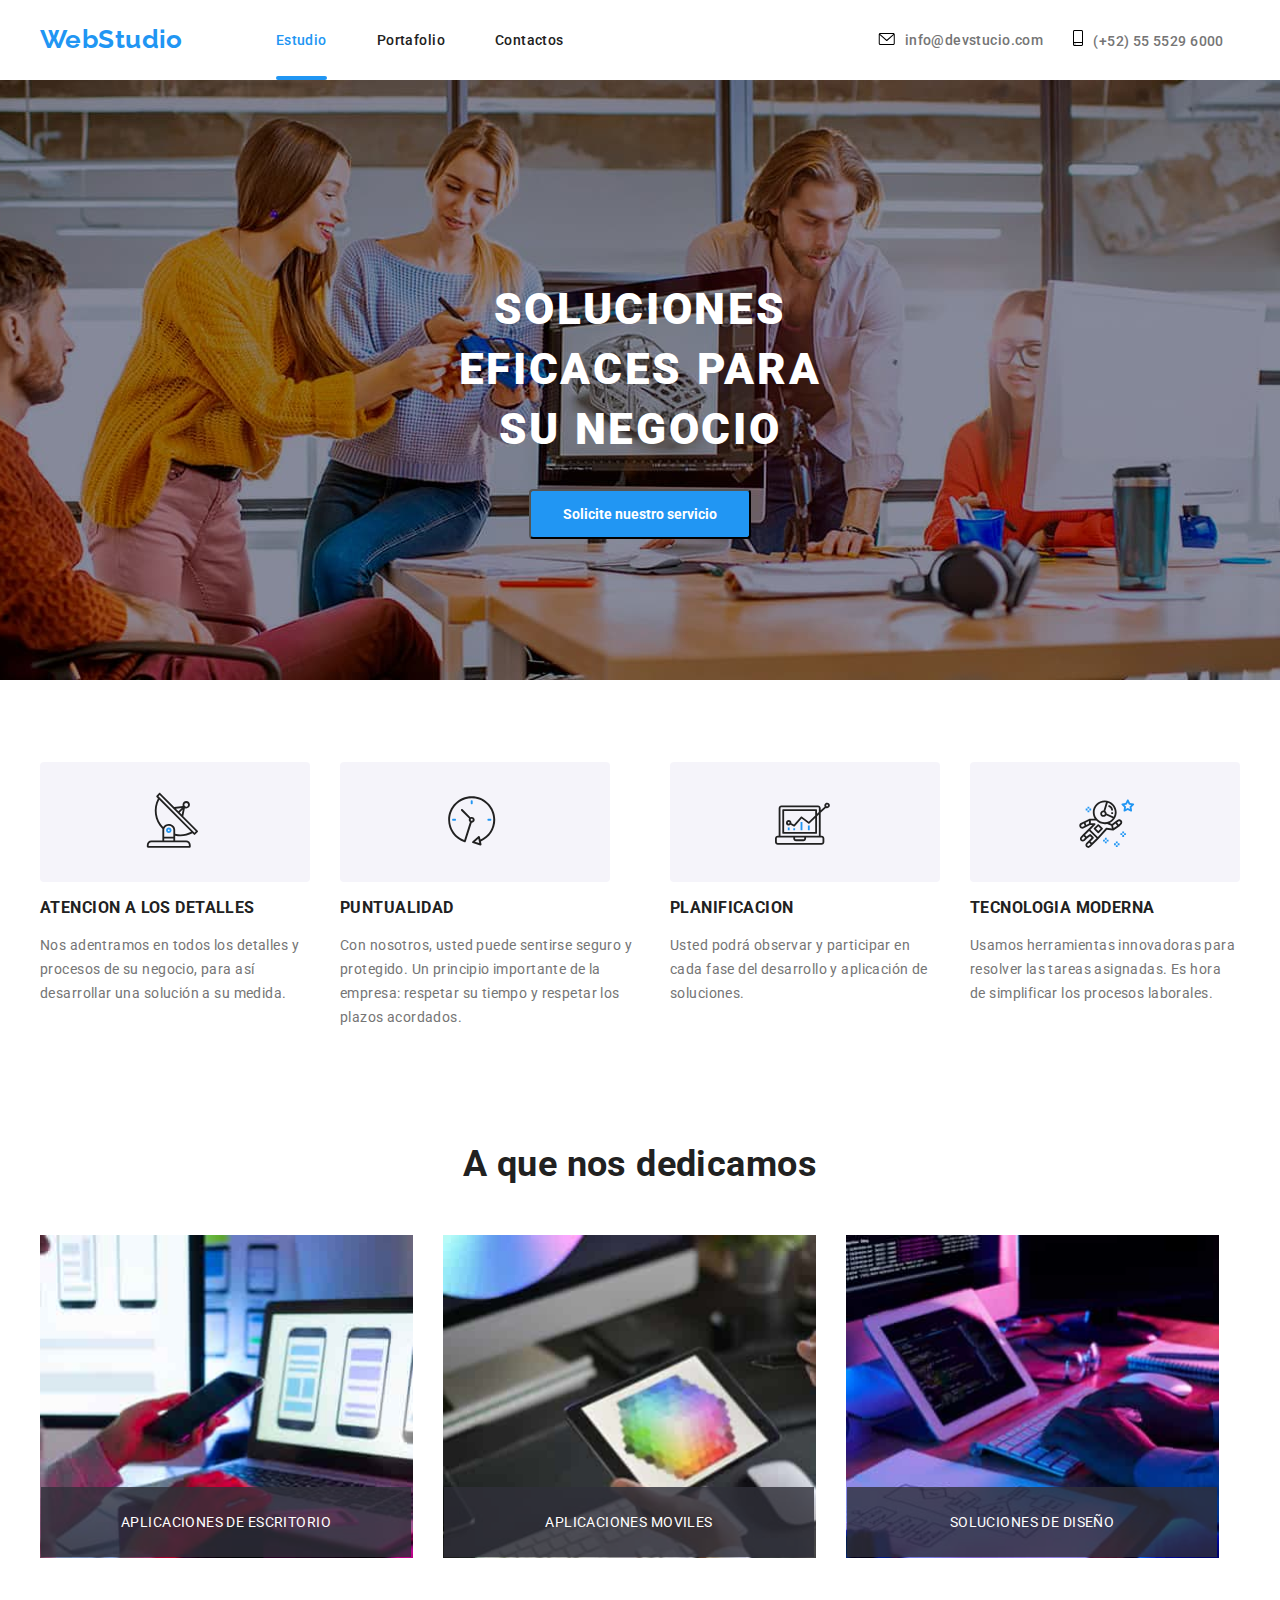
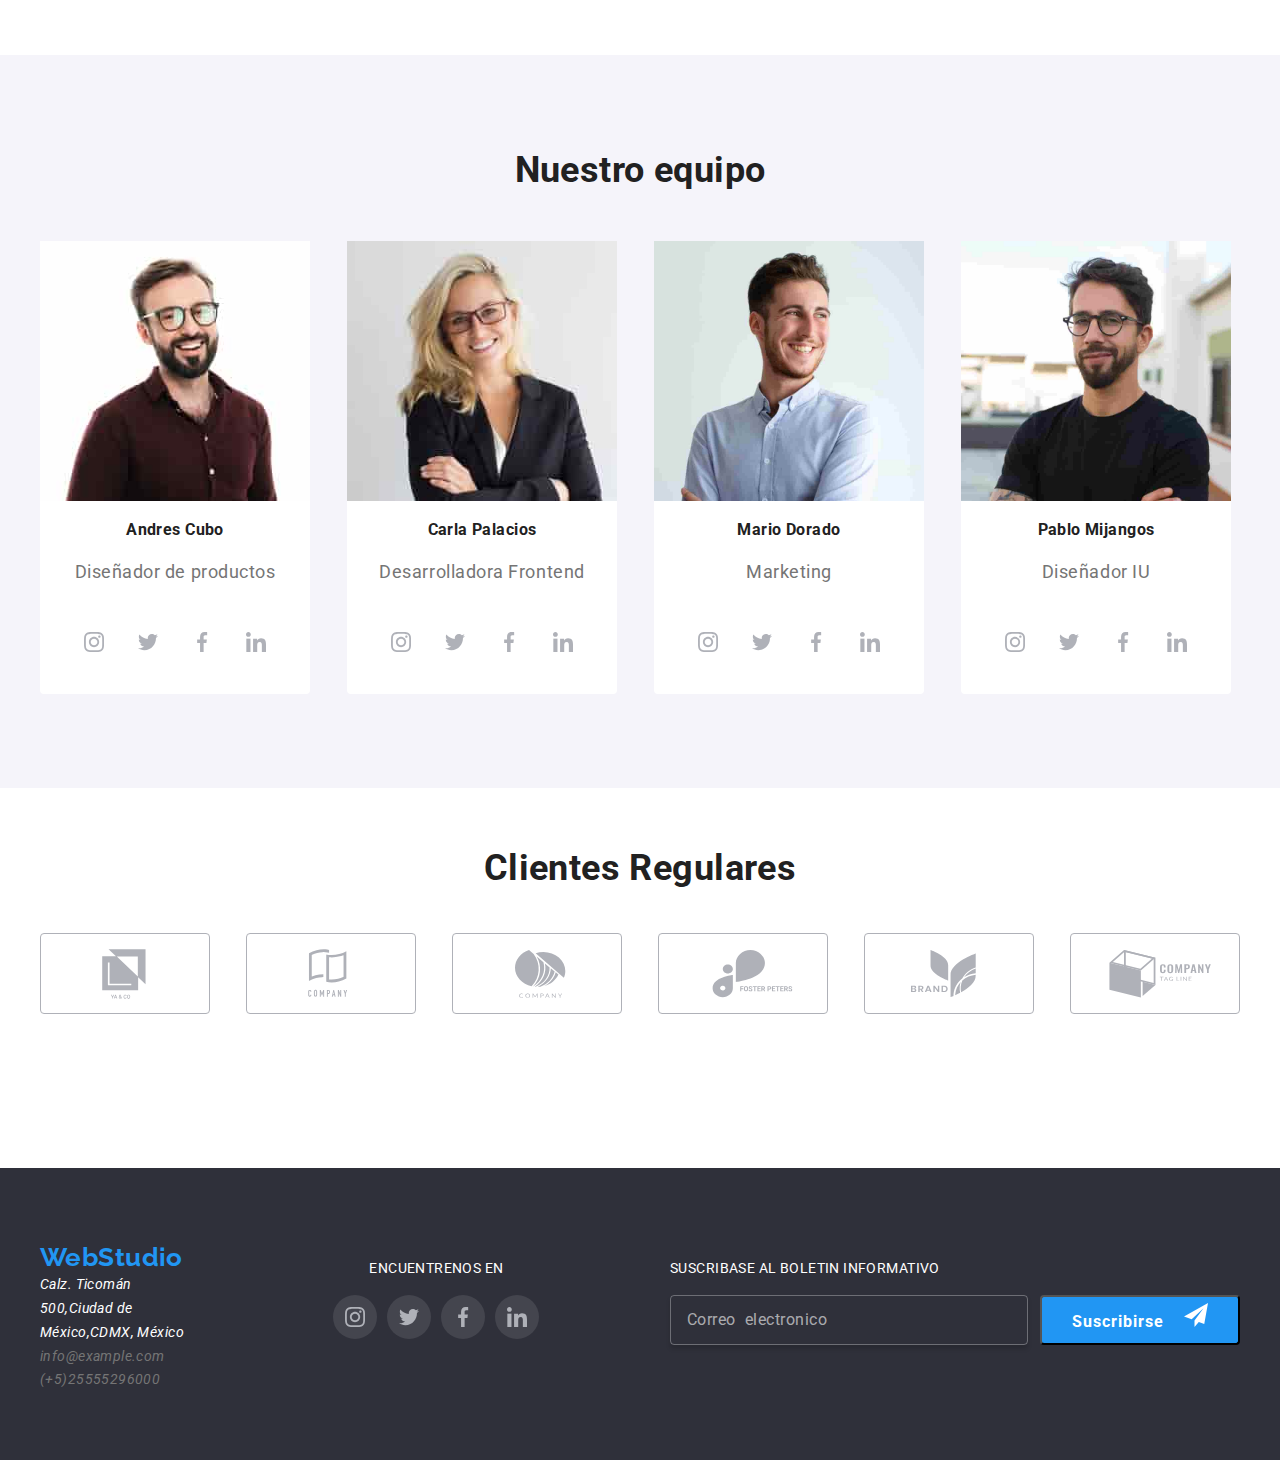
<file: index.html>
<!DOCTYPE html>
<html lang="en">
  <head>
    <meta charset="UTF-8" />
    <meta name="viewport" content="width=device-width, initial-scale=1.0" />
    <title>Document</title>
    <link
      rel="stylesheet"
      href="https://cdnjs.cloudflare.com/ajax/libs/modern-normalize/1.0.0/modern-normalize.min.css"
    />
    <link rel="stylesheet" href="./css/styles.css" />
  </head>
  <body>
    <header class="container-header">
      <div class="container2">
        <nav class="clasenav">
          <ul class="list-header flex-navegation-header">
            <li>
              <a href="./index.html" class="logo">WebStudio</a>
            </li>
            <li class="margin0">
              <a href="./index.html" class="connection1 active">Estudio</a>
            </li>
            <li>
              <a href="./portafolio.html" class="connection1">Portafolio</a>
            </li>
            <li>
              <a href="#" class="connection1">Contactos</a>
            </li>
          </ul>
        </nav>
      </div>
      <ul class="list flex-navegation-header2">
        <ul class="list header-aboutphone">
          <li>
            <a href="#" class="connection">
              <svg class="icon-header padding0" width="25px" height="12px">
                <use
                  href="./images/icons/symbol-defs.svg#icon-about"
                ></use></svg
              >info@devstucio.com</a
            >
          </li>
        </ul>
        <ul class="list header-aboutphone">
          <li>
            <a href="#" class="connection">
              <svg class="icon-header" width="10px" height="16px">
                <use
                  href="./images/icons/symbol-defs.svg#icon-smarphone"
                ></use></svg
              >(+52) 55 5529 6000</a
            >
          </li>
        </ul>
      </ul>
    </header>
    <main>
        <section class="box fondo"> 
          <h1 class="title1">
            SOLUCIONES EFICACES PARA SU NEGOCIO
          </h1>
          <button type="button" class="button1" data-modal-open>
            Solicite nuestro servicio
          </button>
        </section>
      </div>
      <section>
        <div class="container padding0">
          <ul class="list icons-list">
            <li class="icons-items">
              <svg class="icon" width="270px" height="120px">
                <use
                  href="./images/icons/symbol-defs.svg#icon-antena-1"
                  class="images-icon"
                ></use>
              </svg>
              <h3 class="title3">ATENCION A LOS DETALLES</h3>
              <p class="paragraph">
                Nos adentramos en todos los detalles y procesos de su negocio,
                para así desarrollar una solución a su medida.
              </p>
            </li>

            <li>
              <svg class="icon" width="270px" height="120px">
                <use href="./images/icons/symbol-defs.svg#icon-reloj-1"></use>
              </svg>
              <h3 class="title3">PUNTUALIDAD</h3>
              <p class="paragraph">
                Con nosotros, usted puede sentirse seguro y protegido. Un
                principio importante de la empresa: respetar su tiempo y
                respetar los plazos acordados.
              </p>
            </li>
            <li>
              <svg class="icon" width="270px" height="120px">
                <use
                  href="./images/icons/symbol-defs.svg#icon-diagrama-1"
                ></use>
              </svg>
              <h3 class="title3">PLANIFICACION</h3>
              <p class="paragraph">
                Usted podrá observar y participar en cada fase del desarrollo y
                aplicación de soluciones.
              </p>
            </li>
            <li>
              <svg class="icon" width="270px" height="120px">
                <use
                  href="./images/icons/symbol-defs.svg#icon-astronauta-1"
                ></use>
              </svg>
              <h3 class="title3">TECNOLOGIA MODERNA</h3>
              <p class="paragraph">
                Usamos herramientas innovadoras para resolver las tareas
                asignadas. Es hora de simplificar los procesos laborales.
              </p>
            </li>
          </ul>
        </div>
      </section>
      <section>
        <div class="container padding0">
          <ul class="list">
            <li>
              <h2 class="title2-dedicamos margin0">A que nos dedicamos</h2>
            </li>
          </ul>
          <ul class="list flex-images1">
            <li>
              <div class="posision-relative-index">
                <img src="./images/1.jpg" width="373" height="323" alt="" />
                <p class="posision-absolute-index">
                  APLICACIONES DE ESCRITORIO
                </p>
              </div>
            </li>
            <li>
              <div class="posision-relative-index">
                <img src="./images/2.jpg" width="373" height="323" alt="" />
                <p class="posision-absolute-index">APLICACIONES MOVILES</p>
              </div>
            </li>
            <li>
              <div class="posision-relative-index">
                <img src="./images/3.jpg" width="373" height="323" alt="" />
                <p class="posision-absolute-index">SOLUCIONES DE DISEÑO</p>
              </div>
            </li>
          </ul>
        </div>
      </section>
      <section class="box3">
        <div class="container padding0">
          <ul class="list">
            <li>
              <h2 class="title2">Nuestro equipo</h2>
            </li>
          </ul>
          <ul class="list flex-images2">
            <li>
              <div class="card">
                <img src="./images/5.jpg" width="270" height="260" alt="" />
                <h3 class="title3">Andres Cubo</h3>
                <p class="paragraph-card">Diseñador de productos</p>
                <ul class="list icons-list-nuestro-equipo padding0">
                  <a
                    class="a-icons-items-nuestro-equipo"
                    href="javascript:void(0)"
                  >
                    <li class="icons-items-nuestro-equipo">
                      <svg class="icons-nuestroequipo" width="20px" height="20">
                        <use
                          href="./images/icons/symbol-defs.svg#icon-instagram"
                        ></use>
                      </svg>
                    </li>
                  </a>
                  <a
                    class="a-icons-items-nuestro-equipo"
                    href="javascript:void(0)"
                  >
                    <li class="icons-items-nuestro-equipo">
                      <svg class="icons-nuestroequipo" width="20px" height="20">
                        <use
                          href="./images/icons/symbol-defs.svg#icon-twitter"
                        ></use>
                      </svg>
                    </li>
                  </a>
                  <a
                    class="a-icons-items-nuestro-equipo"
                    href="javascript:void(0)"
                  >
                    <li class="icons-items-nuestro-equipo">
                      <svg class="icons-nuestroequipo" width="20px" height="20">
                        <use
                          href="./images/icons/symbol-defs.svg#icon-facbook"
                        ></use>
                      </svg>
                    </li>
                  </a>
                  <a
                    class="a-icons-items-nuestro-equipo"
                    href="javascript:void(0)"
                  >
                    <li class="icons-items-nuestro-equipo">
                      <svg class="icons-nuestroequipo" width="20px" height="20">
                        <use
                          href="./images/icons/symbol-defs.svg#icon-linkedin"
                        ></use>
                      </svg>
                    </li>
                  </a>
                </ul>
              </div>
            </li>
            <li>
              <div class="card">
                <img src="./images/6.jpg" width="270" height="260" alt="" />
                <h3 class="title3">Carla Palacios</h3>
                <p class="paragraph-card">Desarrolladora Frontend</p>
                <ul class="list icons-list-nuestro-equipo padding0">
                  <a
                    class="a-icons-items-nuestro-equipo"
                    href="javascript:void(0)"
                  >
                    <li class="icons-items-nuestro-equipo">
                      <svg class="icons-nuestroequipo" width="20px" height="20">
                        <use
                          href="./images/icons/symbol-defs.svg#icon-instagram"
                        ></use>
                      </svg>
                    </li>
                  </a>
                  <a
                    class="a-icons-items-nuestro-equipo"
                    href="javascript:void(0)"
                  >
                    <li class="icons-items-nuestro-equipo">
                      <svg class="icons-nuestroequipo" width="20px" height="20">
                        <use
                          href="./images/icons/symbol-defs.svg#icon-twitter"
                        ></use>
                      </svg>
                    </li>
                  </a>
                  <a
                    class="a-icons-items-nuestro-equipo"
                    href="javascript:void(0)"
                  >
                    <li class="icons-items-nuestro-equipo">
                      <svg class="icons-nuestroequipo" width="20px" height="20">
                        <use
                          href="./images/icons/symbol-defs.svg#icon-facbook"
                        ></use>
                      </svg>
                    </li>
                  </a>
                  <a
                    class="a-icons-items-nuestro-equipo"
                    href="javascript:void(0)"
                  >
                    <li class="icons-items-nuestro-equipo">
                      <svg class="icons-nuestroequipo" width="20px" height="20">
                        <use
                          href="./images/icons/symbol-defs.svg#icon-linkedin"
                        ></use>
                      </svg>
                    </li>
                  </a>
                </ul>
              </div>
            </li>
            <li>
              <div class="card">
                <img src="./images/7.jpg" width="270" height="260" alt="" />
                <h3 class="title3">Mario Dorado</h3>
                <p class="paragraph-card">Marketing</p>
                <ul class="list icons-list-nuestro-equipo padding0">
                  <a
                    class="a-icons-items-nuestro-equipo"
                    href="javascript:void(0)"
                  >
                    <li class="icons-items-nuestro-equipo">
                      <svg class="icons-nuestroequipo" width="20px" height="20">
                        <use
                          href="./images/icons/symbol-defs.svg#icon-instagram"
                        ></use>
                      </svg>
                    </li>
                  </a>
                  <a
                    class="a-icons-items-nuestro-equipo"
                    href="javascript:void(0)"
                  >
                    <li class="icons-items-nuestro-equipo">
                      <svg class="icons-nuestroequipo" width="20px" height="20">
                        <use
                          href="./images/icons/symbol-defs.svg#icon-twitter"
                        ></use>
                      </svg>
                    </li>
                  </a>
                  <a
                    class="a-icons-items-nuestro-equipo"
                    href="javascript:void(0)"
                  >
                    <li class="icons-items-nuestro-equipo">
                      <svg class="icons-nuestroequipo" width="20px" height="20">
                        <use
                          href="./images/icons/symbol-defs.svg#icon-facbook"
                        ></use>
                      </svg>
                    </li>
                  </a>
                  <a
                    class="a-icons-items-nuestro-equipo"
                    href="javascript:void(0)"
                  >
                    <li class="icons-items-nuestro-equipo">
                      <svg class="icons-nuestroequipo" width="20px" height="20">
                        <use
                          href="./images/icons/symbol-defs.svg#icon-linkedin"
                        ></use>
                      </svg>
                    </li>
                  </a>
                </ul>
              </div>
            </li>
            <li>
              <div class="card">
                <img src="./images/8.jpg" width="270" height="260" alt="" />
                <h3 class="title3">Pablo Mijangos</h3>
                <p class="paragraph-card">Diseñador IU</p>
                <ul class="list icons-list-nuestro-equipo padding0">
                  <a
                    class="a-icons-items-nuestro-equipo"
                    href="javascript:void(0)"
                  >
                    <li class="icons-items-nuestro-equipo">
                      <svg class="icons-nuestroequipo" width="20px" height="20">
                        <use
                          href="./images/icons/symbol-defs.svg#icon-instagram"
                        ></use>
                      </svg>
                    </li>
                  </a>
                  <a
                    class="a-icons-items-nuestro-equipo"
                    href="javascript:void(0)"
                  >
                    <li class="icons-items-nuestro-equipo">
                      <svg class="icons-nuestroequipo" width="20px" height="20">
                        <use
                          href="./images/icons/symbol-defs.svg#icon-twitter"
                        ></use>
                      </svg>
                    </li>
                  </a>
                  <a
                    class="a-icons-items-nuestro-equipo"
                    href="javascript:void(0)"
                  >
                    <li class="icons-items-nuestro-equipo">
                      <svg class="icons-nuestroequipo" width="20px" height="20">
                        <use
                          href="./images/icons/symbol-defs.svg#icon-facbook"
                        ></use>
                      </svg>
                    </li>
                  </a>
                  <a
                    class="a-icons-items-nuestro-equipo"
                    href="javascript:void(0)"
                  >
                    <li class="icons-items-nuestro-equipo">
                      <svg class="icons-nuestroequipo" width="20px" height="20">
                        <use
                          href="./images/icons/symbol-defs.svg#icon-linkedin"
                        ></use>
                      </svg>
                    </li>
                  </a>
                </ul>
              </div>
            </li>
          </ul>
        </div>
      </section>
    </main>
    <section class="container-clientes-regulares padding0">
      <div class="container padding0">
        <h2 class="title2 margin0">Clientes Regulares</h2>
        <ul class="list icons-list2">
          <a class="focus-svg" href="javascript:void(0)">
            <li class="">
              <svg class="icon2" width="170px" height="81px">
                <use href="./images/icons/symbol-defs.svg#icon-grup1"></use>
              </svg>
            </li>
          </a>
          <a class="focus-svg" href="javascript:void(0)">
            <li>
              <svg class="icon2" width="170px" height="81px">
                <use href="./images/icons/symbol-defs.svg#icon-grup2"></use>
              </svg>
            </li>
          </a>
          <a class="focus-svg" href="javascript:void(0)">
            <li class="centrar">
              <svg class="icon2" width="170px" height="81px">
                <use href="./images/icons/symbol-defs.svg#icon-grup3"></use>
              </svg>
            </li>
          </a>
          <a class="focus-svg" href="javascript:void(0)">
            <li>
              <svg class="icon2" width="170px" height="81px">
                <use href="./images/icons/symbol-defs.svg#icon-grup4"></use>
              </svg>
            </li>
          </a>
          <a class="focus-svg" href="javascript:void(0)">
            <li>
              <svg class="icon2" width="170px" height="81px">
                <use href="./images/icons/symbol-defs.svg#icon-grup5"></use>
              </svg>
            </li>
          </a>
          <a class="focus-svg" href="javascript:void(0)">
            <li>
              <svg class="icon2" width="170px" height="81px">
                <use href="./images/icons/symbol-defs.svg#icon-grup6"></use>
              </svg>
            </li>
          </a>
        </ul>
      </div>
    </section>
    <footer class="box2">
      <div class="container footer-class">
        <div>
          <a href="#" class="logo">WebStudio</a>
          <address>
            <ul class="list padding0">
              <li>
                <a href="#" class="connectionfooter1"
                  >Calz. Ticomán 500,Ciudad de México,CDMX, México</a
                >
              </li>
              <li>
                <a href="#" class="connectionfooter">info@example.com</a>
              </li>
              <li>
                <a href="#" class="connectionfooter">(+5)25555296000</a>
              </li>
            </ul>
          </address>
        </div>
        <div class="footer-class2">
          <p class="paragraph-footer">ENCUENTRENOS EN</p>
          <ul class="list icons-list-nuestro-equipo padding0">
            <a class="a-icons-items-nuestro-equipo" href="javascript:void(0)">
              <li class="icons-items-footer">
                <svg class="icons-nuestroequipo" width="20px" height="20">
                  <use
                    href="./images/icons/symbol-defs.svg#icon-instagram"
                  ></use>
                </svg>
              </li>
            </a>
            <a class="a-icons-items-nuestro-equipo" href="javascript:void(0)">
              <li class="icons-items-footer">
                <svg class="icons-nuestroequipo" width="20px" height="20">
                  <use href="./images/icons/symbol-defs.svg#icon-twitter"></use>
                </svg>
              </li>
            </a>
            <a class="a-icons-items-nuestro-equipo" href="javascript:void(0)">
              <li class="icons-items-footer">
                <svg class="icons-nuestroequipo" width="20px" height="20">
                  <use href="./images/icons/symbol-defs.svg#icon-facbook"></use>
                </svg>
              </li>
            </a>
            <a class="a-icons-items-nuestro-equipo" href="javascript:void(0)">
              <li class="icons-items-footer">
                <svg class="icons-nuestroequipo" width="20px" height="20">
                  <use
                    href="./images/icons/symbol-defs.svg#icon-linkedin"
                  ></use>
                </svg>
              </li>
            </a>
          </ul>
        </div>
        <div>
          <p class="paragraph-footer2">SUSCRIBASE AL BOLETIN INFORMATIVO</p>
        <form class="elemts-modal-footer">
          <label>
            <input class="box-elements-footer" type="" name="" placeholder="Correo  electronico" />
          </label>
          <button class="button-footer" type="">Suscribirse<svg class="icon-avion" xmlns="http://www.w3.org/2000/svg" width="24" height="24" viewBox="0 0 24 24" fill="none">
            <path d="M24 0L0 13.5L7.66994 16.3407L19.5 5.25002L10.5017 17.3896L10.509 17.3923L10.5 17.3896V24.0001L14.8013 18.982L20.2501 21.0001L24 0Z" fill="white"/>
            </svg></button>
        </div>
      </div>
    </footer>
    <div class="backdrop is-hidden" data-modal>
      <div class="modal">
        <button type="button" class="close" data-modal-close><svg xmlns="http://www.w3.org/2000/svg" width="18" height="18" viewBox="0 0 18 18" fill="none" class="close-icon"> 
          <path d="M15 4.10786L13.8921 3L9.5 7.39214L5.10786 3L4 4.10786L8.39214 8.5L4 12.8921L5.10786 14L9.5 9.60786L13.8921 14L15 12.8921L10.6079 8.5L15 4.10786Z"/></button>
        <h3 class="title-modal">Deje sus datos, nos contactaremos con usted</h3>
        <form class="elemts-modal">
          <label class="elemts position-relative-iconmodal">
            <span class="title-elemets">Nombre</span> 
            <input class="box-elements" type="Nombre" name="Nombre" />
            <a href="#"><svg class="icons-modal position-absolute-iconmodal" width="18px" height="18px">
                <use
                  href="./images/icons/symbol-defs.svg#icon-persona"
                ></use></svg></a>
          </label>
          <label class="elemts position-relative-iconmodal">
          <span class="title-elemets">Telefono</span> 
            <input class="box-elements" type="Telefono" name="Telefono" />
            <a href="#"><svg class=" icons-modal position-absolute-iconmodal" width="18px" height="18px">
              <use
                href="./images/icons/symbol-defs.svg#icon-telefono"
              ></use></svg></a>
          </label>
          <label class="elemts position-relative-iconmodal">
           <span class="title-elemets">E-mail</span> 
            <input class="box-elements" type="Email" name="Email" />
            <a href="#"><svg class=" icons-modal position-absolute-iconmodal" width="18px" height="18px">
              <use
                href="./images/icons/symbol-defs.svg#icon-Correo"
              ></use></svg></a>
          </label>
          <label class="elemts">
           <span class="title-elemets">Comentarios</span> 
            <textarea class="box-elements-cometarios" name="Comentarios" rows="9" placeholder="Introduzca el texto"></textarea>
          </label>
          <label class=" position-relative-iconmodal check">
            <input type="checkbox" name="terminos" value="terminos" checked />
            Estoy de acuerdo con el boetín informtivo y acepto los Términos y Condiciones
            <a href="#"><svg class=" icons-modal position-absolute-iconmodal" width="18px" height="18px">
              <use
                href="./images/icons/symbol-defs.svg#icon-Cuadro"
              ></use></svg></a>
          </label>
          <button class="button3" type="submit">Enviar</button>
        </form>
        </div>
    </div>
    <script src="app.js"></script>
  </body>
</html>
</file>
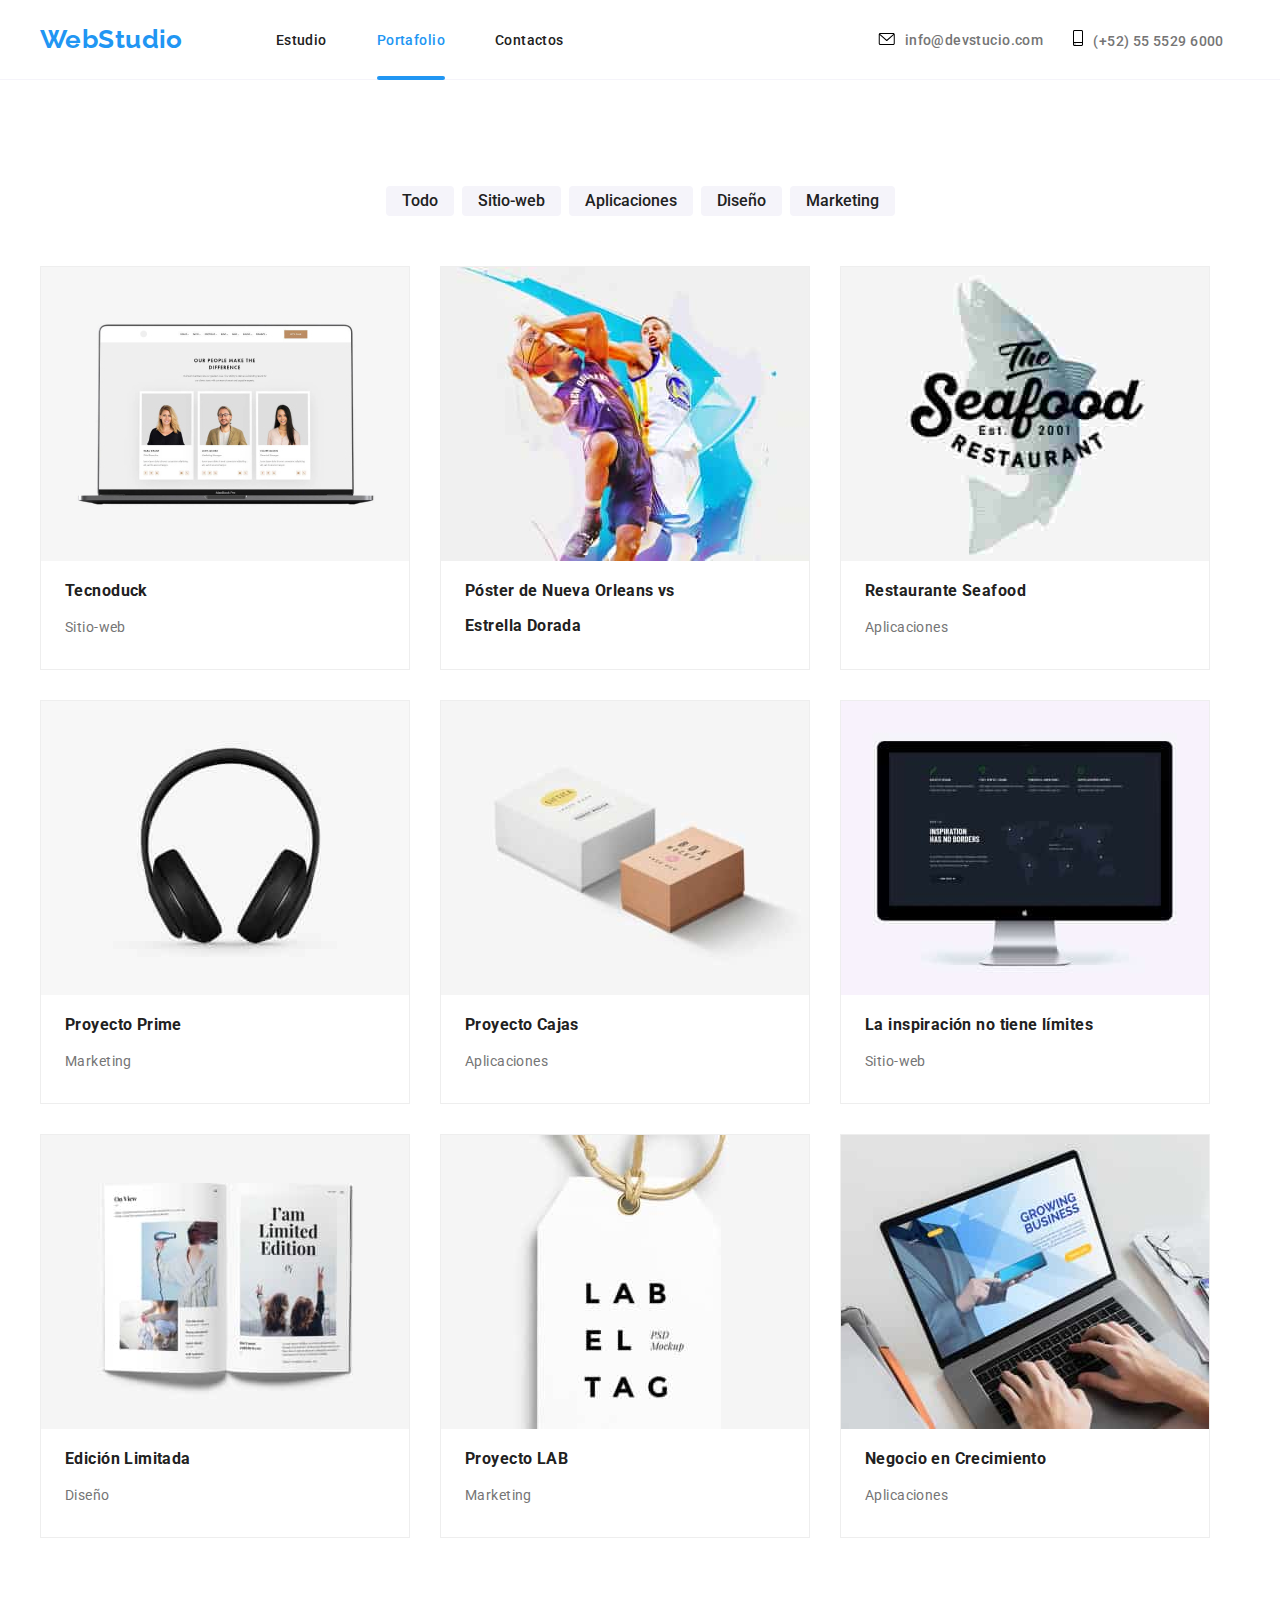
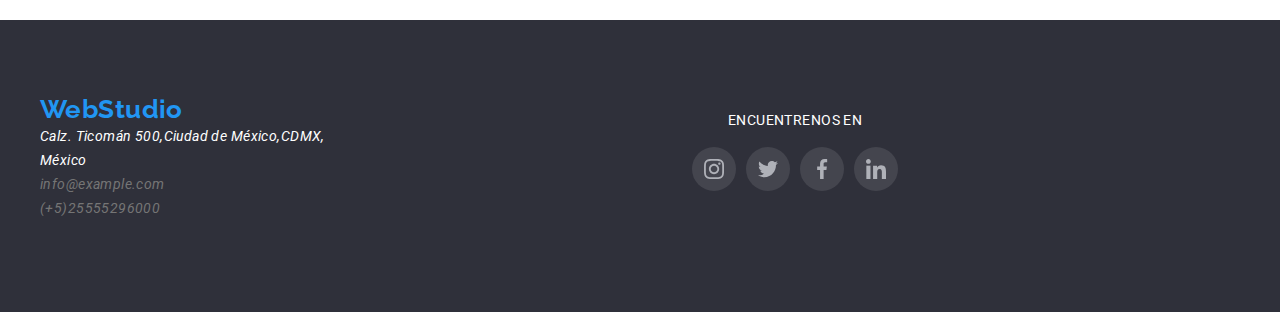
<file: portafolio.html>
<!DOCTYPE html>
<html lang="en">
  <head>
    <meta charset="UTF-8" />
    <meta name="viewport" content="width=device-width, initial-scale=1.0" />
    <title>Document</title>
    <link
      rel="stylesheet"
      href="https://cdnjs.cloudflare.com/ajax/libs/modern-normalize/1.0.0/modern-normalize.min.css"
    />
    <link rel="stylesheet" href="./css/styles.css" />
  </head>
  <body>
    <div class="border">
    <header class="container-header">
      <div class="container2">
        <nav class="clasenav">
          <ul class="list-header flex-navegation-header">
            <li>
              <a href="./index.html" class="logo">WebStudio</a>
            </li>
            <li class="margin0">
              <a href="./index.html" class="connection1">Estudio</a>
            </li>
            <li>
              <a href="./portafolio.html" class="connection1 active">Portafolio</a>
            </li>
            <li>
              <a href="#" class="connection1">Contactos</a>
            </li>
          </ul>
        </nav>
      </div>
      <ul class="list flex-navegation-header2">
        <ul class="list header-aboutphone">
          <li>
            <a href="#" class="connection">
              <svg class="icon-header padding0" width="25px" height="12px">
                <use
                  href="./images/icons/symbol-defs.svg#icon-about"
                ></use></svg
              >info@devstucio.com</a
            >
          </li>
        </ul>
        <ul class="list header-aboutphone">
          <li>
            <a href="#" class="connection">
              <svg class="icon-header" width="10px" height="16px">
                <use
                  href="./images/icons/symbol-defs.svg#icon-smarphone"
                ></use></svg
              >(+52) 55 5529 6000</a
            >
          </li>
        </ul>
      </ul>
    </header>
  </div>
    <main>
      <section>
        <h1 class="Portafolio">Portafolio</h1>
        <div class="container-portafolio">
          <ul class="list flex-button2">
            <li>
              <button class="button2 Todo" type="button">Todo</button>
            </li>
            <li>
              <button class="button2 Sitio-web" type="button">Sitio-web</button>
            </li>
            <li>
              <button class="button2 Aplicaciones" type="button">
                Aplicaciones
              </button>
            </li>
            <li>
              <button class="button2 Diseño" type="button">Diseño</button>
            </li>
            <li>
              <button class="button2 Marketing" type="button">Marketing</button>
            </li>
          </ul>
        </div>
        </section>
        <section>
        <div class="container-cards">
          <ul class="list works padding0">
            <li>
              <div class="margin0">
                <div class="card-portafolio">
                <div class="posision-relative">
                  <img
                    src="./images/image 1.jpg"
                    width="370"
                    height="294"
                    alt=""
                  />
                  <div class="posision-absolute margin0">
                  <p
                    class="paragraph-card-portafolio"
                  >
                    Tecnoduck es una plataforma de distribución de coronavirus
                    de última generación. Las compañías usan esta plataforma
                    para el espionaje digital y los ataques a los servidores
                    seguros de la competencia.
                  </p>
                </div>
                </div>
                <h3 class="title3-portafolio">Tecnoduck</h3>
                <p class="paragraph">Sitio-web</p>
              </div>
            </li>
            <li>
              <div class="card-portafolio">
                <div class="posision-relative">
                <img
                  src="./images/image 2.jpg"
                  width="370"
                  height="294"
                  alt=""
                />
                <p class="paragraph-card-portafolio posision-absolute margin0">
                  Tecnoduck es una plataforma de distribución de coronavirus de
                  última generación. Las compañías usan esta plataforma para el
                  espionaje digital y los ataques a los servidores seguros de la
                  competencia.
                </p>
              </div>
                <h3 class="title3-portafolio">Póster de Nueva Orleans vs</h3>
                  <h3 class="title3-portafolio">Estrella Dorada</h3> 
              </div>
            </li>
            <li>
              <div class="card-portafolio">
                <div class="posision-relative">
                <img
                  src="./images/image 3.jpg"
                  width="370"
                  height="294"
                  alt=""
                />
                <p class="paragraph-card-portafolio posision-absolute margin0">
                  Tecnoduck es una plataforma de distribución de coronavirus de
                  última generación. Las compañías usan esta plataforma para el
                  espionaje digital y los ataques a los servidores seguros de la
                  competencia.
                </p>
              </div>
                <h3 class="title3-portafolio">Restaurante Seafood</h3>
                <p class="paragraph">Aplicaciones</p>
              </div>
            </li>
            <li>
              <div class="card-portafolio">
                <div class="posision-relative">
                <img
                  src="./images/image 4.jpg"
                  width="370"
                  height="294"
                  alt=""
                />
                <p class="paragraph-card-portafolio posision-absolute margin0">
                  Tecnoduck es una plataforma de distribución de coronavirus de
                  última generación. Las compañías usan esta plataforma para el
                  espionaje digital y los ataques a los servidores seguros de la
                  competencia.
                </p>
              </div>
                <h3 class="title3-portafolio">Proyecto Prime</h3>
                <p class="paragraph">Marketing</p>
              </div>
            </li>
            <li>
              <div class="card-portafolio">
                <div class="posision-relative">
                <img
                  src="./images/image 5.jpg"
                  width="370"
                  height="294"
                  alt=""
                />
                <p class="paragraph-card-portafolio posision-absolute margin0">
                  Tecnoduck es una plataforma de distribución de coronavirus de
                  última generación. Las compañías usan esta plataforma para el
                  espionaje digital y los ataques a los servidores seguros de la
                  competencia.
                </p>
              </div>
                <h3 class="title3-portafolio">Proyecto Cajas</h3>
                <p class="paragraph">Aplicaciones</p>
              </div>
            </li>
            <li>
              <div class="card-portafolio">
                <div class="posision-relative">
                <img
                  src="./images/image 6.jpg"
                  width="370"
                  height="294"
                  alt=""
                />
                <p class="paragraph-card-portafolio posision-absolute margin0">
                  Tecnoduck es una plataforma de distribución de coronavirus de
                  última generación. Las compañías usan esta plataforma para el
                  espionaje digital y los ataques a los servidores seguros de la
                  competencia.
                </p>
              </div>
                <h3 class="title3-portafolio">
                  La inspiración no tiene límites
                </h3>
                <p class="paragraph">Sitio-web</p>
              </div>
            </li>
            <li>
              <div class="card-portafolio">
                <div class="posision-relative">
                <img
                  src="./images/image 7.jpg"
                  width="370"
                  height="294"
                  alt=""
                />
                <p class="paragraph-card-portafolio posision-absolute margin0">
                  Tecnoduck es una plataforma de distribución de coronavirus de
                  última generación. Las compañías usan esta plataforma para el
                  espionaje digital y los ataques a los servidores seguros de la
                  competencia.
                </p>
              </div>
                <h3 class="title3-portafolio">Edición Limitada</h3>
                <p class="paragraph">Diseño</p>
              </div>
            </li>
            <li>
              <div class="card-portafolio">
                <div class="posision-relative">
                <img
                  src="./images/image 8.jpg"
                  width="370"
                  height="294"
                  alt=""
                />
                <p class="paragraph-card-portafolio posision-absolute margin0">
                  Tecnoduck es una plataforma de distribución de coronavirus de
                  última generación. Las compañías usan esta plataforma para el
                  espionaje digital y los ataques a los servidores seguros de la
                  competencia.
                </p>
              </div>
                <h3 class="title3-portafolio">Proyecto LAB</h3>
                <p class="paragraph">Marketing</p>
              </div>
            </li>
            <li>
              <div class="card-portafolio">
                <div class="posision-relative">
                <img
                  src="./images/image 9.jpg"
                  width="370"
                  height="294"
                  alt=""
                />
                <p class="paragraph-card-portafolio posision-absolute margin0">
                  Tecnoduck es una plataforma de distribución de coronavirus de
                  última generación. Las compañías usan esta plataforma para el
                  espionaje digital y los ataques a los servidores seguros de la
                  competencia.
                </p>
              </div>
                <h3 class="title3-portafolio">Negocio en Crecimiento</h3>
                <p class="paragraph">Aplicaciones</p>
              </div>
            </li>
          </ul>
        </div>
      </section>
    </main>
    <footer class="box2">
      <div class="container footer-class">
        <div>
          <a href="#" class="logo">WebStudio</a>
          <address>
            <ul class="list padding0">
              <li>
                <a href="#" class="connectionfooter1"
                  >Calz. Ticomán 500,Ciudad de México,CDMX, México</a
                >
              </li>
              <li>
                <a href="#" class="connectionfooter">info@example.com</a>
              </li>
              <li>
                <a href="#" class="connectionfooter">(+5)25555296000</a>
              </li>
            </ul>
          </address>
        </div>
        <div class="footer-class2">
          <p class="paragraph-footer">ENCUENTRENOS EN</p>
          <ul class="list icons-list-nuestro-equipo padding0">
            <a class="a-icons-items-nuestro-equipo" href="javascript:void(0)">
              <li class="icons-items-footer">
                <svg class="icons-nuestroequipo" width="20px" height="20">
                  <use
                    href="./images/icons/symbol-defs.svg#icon-instagram"
                  ></use>
                </svg>
              </li>
            </a>
            <a class="a-icons-items-nuestro-equipo" href="javascript:void(0)">
              <li class="icons-items-footer">
                <svg class="icons-nuestroequipo" width="20px" height="20">
                  <use href="./images/icons/symbol-defs.svg#icon-twitter"></use>
                </svg>
              </li>
            </a>
            <a class="a-icons-items-nuestro-equipo" href="javascript:void(0)">
              <li class="icons-items-footer">
                <svg class="icons-nuestroequipo" width="20px" height="20">
                  <use href="./images/icons/symbol-defs.svg#icon-facbook"></use>
                </svg>
              </li>
            </a>
            <a class="a-icons-items-nuestro-equipo" href="javascript:void(0)">
              <li class="icons-items-footer">
                <svg class="icons-nuestroequipo" width="20px" height="20">
                  <use
                    href="./images/icons/symbol-defs.svg#icon-linkedin"
                  ></use>
                </svg>
              </li>
            </a>
          </ul>
        </div>
      </div>
    </footer>
  </body>
</html>
</file>
<file: css/styles.css>
@import url("https://fonts.googleapis.com/css2?family=Raleway:ital,wght@0,100;0,200;0,300;0,400;0,500;0,600;0,700;0,800;0,900;1,100;1,200;1,300;1,400;1,500;1,600;1,700;1,800;1,900&family=Roboto:ital,wght@0,100;0,300;0,400;0,500;0,700;0,900;1,100;1,300;1,400;1,500;1,700;1,900&display=swap");

@import url("https://fonts.googleapis.com/css2?family=Raleway:ital,wght@0,100;0,200;0,400;0,500;0,600;0,700;0,800;0,900;1,100;1,200;1,300;1,400;1,500;1,600;1,700;1,800;1,900&family=Roboto:ital,wght@0,100;0,300;0,400;0,500;0,700;0,900;1,100;1,300;1,400;1,500;1,700;1,900&display=swap");

:root {
  --color1: rgb(33, 33, 33);
  --color2: rgb(117, 117, 117);
  --color3: rgb(255, 255, 255);
  --color4: rgb(33, 150, 243);
  --color5: rgb(245, 244, 250);
  --color6: rgb(175, 177, 184);
}

header {
  display: flex;
  align-items: center;
  /* display: grid;
  grid-template-columns: 50% 50%; */
  /* background-color: rgb(30, 0, 255); */
  /* padding: 32px 32px; */
  /* padding: 0; */

}
.container-header.border {
  height: 80px;
  border-bottom: 1px solid var(--color5);
}
.container {
  /* background-color: red; */
  width: 1200px;
  margin: 0 auto;
  padding: 15px 0;
}

.container-header{
  padding: 0;
  width: 1200px;
  margin: auto;
  height: 80px;
}
.container-portafolio{
  padding-top: 106px;
  width: 1200px;
  margin: auto;
}
.container-cards{
  padding-top: 50px;
  padding-bottom: 82px;
  width: 1200px;
  margin: auto;
}

  /* justify-content: center; */
}
.container2 {
  /* background-color: rgb(0, 47, 255);
  display: flex;
  justify-content: center;
  align-items: center;
  margin: 0px;
  padding: 0px;
  align-content: center; */
  /* background-color: gray; */
  /* width: 100%; */
  /* margin-left: 50px; */
  padding: 0px;
  margin-right: 344px;

  /* Ajusta el margen derecho para centrar */
}
.clasenav {
  /* background-color: green; */
  padding: 0px;
  margin-right: 306px;
  /* gap: 62px; */
  /* width: 100%; */
}
.flex-navegation-header {
  /* background-color: blue; */
  display: flex;
  align-items: center;
  justify-content: start;
  align-content: start;
  justify-items: start;
  margin-right: 344px;

  padding-top: 32px;
}

.logo {
  text-decoration: none;
  color: var(--color4);
  font-size: 26px;
  font-family: "Raleway", sans-serif;
  line-height: 1.15;
  font-weight: 700;
  padding: 32px 0px;
  /* background-color: blue; */
  margin: 0;
}

.flex-navegation-header2 {
  display: flex;
  gap: 30px;
  align-items: center;
  padding-top: 32px;
  /* background-color: orange; */
}
.box {
  color: var(--color3);
  background-color: rgb(47, 48, 58);
  font-family: "Roboto", sans-serif;
  font-weight: 900;
  height: 600px;
  display: grid;
  align-items: center;
  justify-items: center;
  margin-bottom: 82px;
  margin-top: 0px;
  padding-bottom: 200px;
  padding-top: 200px;
  background-image: url(../images/image10.jpg);
  background-size: cover;
  background-position: center;
}
.box2 {
  background-color: rgb(47, 48, 58);
  /* height: 252px; */
  height: 292px;
  padding-top: 60px;
  padding-bottom: 60px;
}

.box3 {
  background-color: var(--color5);
  margin-top: 94px;
  padding-bottom: 94px;
  padding-top: 94px;
  text-align: center;
}

.button1 {
  background-color: var(--color4);
  color: var(--color3);
  cursor: pointer;
  border-radius: 4px;
  padding: 10px 32px 10px 32px;
  margin-top: 30px;
  margin-bottom: 0px;
  font-family: "Roboto", sans-serif;
  font-weight: 700;
  height: 50px;
  left: 666px;
  top: 430px;
}

.button2 {
  background-color: var(--color5);
  color: var(--color1);
  cursor: pointer;
  text-align: center;
  border-radius: 4px;
  border: 0;
  padding: 6px 16px;
  font-size: 16px;
  font-family: "Roboto", sans-serif;
  font-weight: 500;
  row-gap: 8px;
  transition: color 250ms cubic-bezier(0.4, 0, 0.2, 1);
}

.button2:hover {
  background-color: var(--color4);
  color: var(--color3);
}
.button2:focus {
  background-color: var(--color4);
  color: var(--color3);
}

.connection1 {
  text-decoration: none;
  color: var(--color1);
  line-height: 1, 17;
  font-weight: 500;
  position: relative;
  /* column-gap: 50px; */
}
.connection1::after
  .connection1:focus:after
  .connection1:hover:after
  .connection1:active:after {
  content: "";
  position: absolute;
  left: 0px;
  bottom: -31px;
  display: inline-block;
  width: 100%;
  height: 4px;
  background-color: var(--color4);
  border-radius: 2px;
}
.connection1 {
  transition: color 250ms cubic-bezier(0.4, 0, 0.2, 1);
}
.connection1:hover {
  color: var(--color4);
}
.connection1:focus {
  color: var(--color4);
}
.active {
  color: var(--color4);
  position: relative;
}
.active::after {
  content: "";
  position: absolute;
  left: 0px;
  bottom: -32px;
  left: 0;
  display: inline-block;
  width: 100%;
  height: 4px;
  background-color: var(--color4);
  border-radius: 2px;
}

.icon-header {
  /* fill: var(--color6); */
  margin-right: 10px;
}
.icon-header {
  transition: fill 250ms cubic-bezier(0.4, 0, 0.2, 1);
}

.connection {
  text-decoration: none;
  line-height: 1.17;
  color: var(--color2);
  font-weight: 500;
}
.connection {
  transition: color 250ms cubic-bezier(0.4, 0, 0.2, 1);
}
.connection:hover {
  /* hay que usar los 2  */
  color: var(--color4);
  fill: var(--color4);
}
.connection:focus {
  /* hay que usar los 2  */
  color: var(--color4);
  fill: var(--color4);
}

.connectionfooter {
  text-decoration: none;
  line-height: 1.71;
  color: var(--color2);
  font-weight: 400;
}
.connectionfooter {
  transition: color 250ms cubic-bezier(0.4, 0, 0.2, 1);
}
.connectionfooter:focus {
  color: var(--color4);
}
.connectionfooter:hover {
  color: var(--color4);
}
.connectionfooter1 {
  text-decoration: none;
  line-height: 1.71;
  color: var(--color3);
  font-weight: 400;
}
.connectionfooter1 {
  transition: color 250ms cubic-bezier(0.4, 0, 0.2, 1);
}
.connectionfooter1:hover {
  color: var(--color4);
}
.connectionfooter1:focus {
  color: var(--color4);
}
.title3 {
  color: var(--color1);
  line-height: 1.17;
  font-weight: 700;
}
.title3-portafolio {
  color: var(--color1);
  line-height: 1.17;
  font-weight: 700;
  padding-left: 24px;
}
.title2 {
  color: var(--color1);
  font-size: 36px;
  line-height: 1.17;
  font-weight: 700;
  display: grid;
  justify-items: center;
  margin-bottom: 55px;
  text-align: center;
}
.title2-dedicamos {
  color: var(--color1);
  font-size: 36px;
  line-height: 1.17;
  font-weight: 700;
  display: grid;
  justify-items: center;
  padding-bottom: 50px;
  text-align: center;
}

.box3 .title2 {
  color: var(--color1);
  font-size: 36px;
  line-height: 1.17;
  font-weight: 700;
  display: grid;
  justify-items: center;
  margin-bottom: 50px;
  margin-top: 0px;
}

.title1 {
  font-size: 44px;
  letter-spacing: 0.06em;
  line-height: 1.36;
  color: var(--color3);
  font-weight: 900;
  margin: 452px 452px;
  margin-top: 0px;
  margin-bottom: 0px;
  max-width: 696px;
  text-align: center;
}
.Portafolio {
  display: none;
}
.paragraph {
  color: var(--color2);
  line-height: 1.71;
  font-weight: 400;
}
.card-portafolio .paragraph{
  padding-left: 24px;
}
body {
  background-color: var(--color3);
  font-family: "Roboto", sans-serif;
  font-size: 14px;
  letter-spacing: 0.03em;
}
.visibility {
  visibility: hidden;
}

/*flex*/

.flex-navegation {
  display: flex;
  gap: 30px;
}
.flex-description {
  display: flex;
  margin-top: 30px;
  column-gap: 30px;
  height: 75px;
}
.flex-images1 {
  display: flex;
  gap: 30px;
  margin-top: 55px;
}
.flex-images2 {
  display: flex;
  gap: 37px;
  margin-top: 94px;
  margin-bottom: 94px;
}
ul {
  list-style: none;
}

.flex-navegation-header li {
  margin-left: 0px;
}

.flex-button2 {
  display: flex;
  justify-content: center;
  gap: 8px;
  margin-bottom: 50px;
}
.works {
  display: flex;
  flex-wrap: wrap;
  flex-basis: calc((100% - 2 * 30px) / 3);
  gap: 30px;
  margin-bottom: 82px;
}
.card {
  width: 270px;
  flex-shrink: 0;
  border-radius: 0px 0px 4px 4px;
  background: var(--color3);
  padding-bottom: 30px;
}
.card-portafolio {
  width: 370px;
  height: 404px;
  flex-shrink: 0;
  border: 1px solid rgb(238, 238, 238);
  background: var(--color3);
  padding-bottom: 20px;
  cursor: pointer;
}
.card-portafolio:hover {
  box-shadow: 1px 4px 6px 0px rgba(0, 0, 0, 0.16),
    0px 4px 4px 0px rgba(0, 0, 0, 0.06), 0px 1px 1px 0px rgba(0, 0, 0, 0.12);
}
.paragraph-card {
  color: var(--color2);
  line-height: 1.71;
  font-weight: 400;
  text-align: center;
  padding-bottom: 16px;
  font-family: "Roboto", sans-serif;
  font-size: 18px;
  font-style: normal;
  font-weight: 400;
  line-height: 28px; /* 155.556% */
  letter-spacing: 0.54px;
}
.padding0 {
  padding: 0;
}
.margin0 {
  margin: 0;
}
.border {
  height: 80px;
  border-bottom: 1px solid var(--color5);
}
.list {
  margin: 0px;
  padding: 0px;
}
.list-header{
  padding-top: 32px;
  padding-bottom: 32px;
  padding-right: 0px;
  padding-left: 0px;
  column-gap: 50px;
  margin: 0px;
}

.list-header .logo{
  margin-right: 43px;
}


/*icons*/

.icons-list {
  display: flex;
  column-gap: 30px;
  margin-bottom: 99px;
}
.icon {
  border-radius: 4px;
  background-color: var(--color5);
  display: flex;
  justify-content: center;
  align-items: center;
}

.icon2 {
  border-radius: 4px;
  border: 1px solid #afb1b8;
  fill: var(--color6);
  /* background-color: red; */
}
.icon2:hover {
  fill: var(--color4);
  border: 1px solid var(--color4);
}

.focus-svg:focus svg {
  fill: var(--color4);
  border: 1px solid var(--color4);
}

.li-icon2 {
  display: flex;
  justify-content: center;
  justify-items: center;
  align-content: center;
  background-color: red;
}
.icons-list2 {
  display: flex;
  justify-content: space-between;
  margin-top: 44px;
}
.container-clientes-regulares {
  padding-top: 59px;
  padding-bottom: 151px;
}

.icons-items{
  width: 270px;
}
.icons-list-nuestro-equipo {
  display: flex;
  gap: 10px;
  justify-content: center;
}
.icons-items-nuestro-equipo {
  border-radius: 50px;
  width: 44px;
  height: 44px;
  background-color: var(--color3);
  display: flex;
  justify-content: center;
  align-items: center;
  transition: background-color 250ms cubic-bezier(0.4, 0, 0.2, 1);
}

.icons-items-nuestro-equipo:hover {
  background-color: var(--color4);
  cursor: pointer;
}
.icons-items-nuestro-equipo:focus {
  background-color: var(--color4);
  cursor: pointer;
}
.a-icons-items-nuestro-equipo svg {
  transition: fill 250ms cubic-bezier(0.4, 0, 0.2, 1);
}
.a-icons-items-nuestro-equipo:focus svg {
  fill: var(--color3);
}
.a-icons-items-nuestro-equipo:focus .icons-items-nuestro-equipo {
  background-color: var(--color4);
}

.a-icons-items-nuestro-equipo:focus .icons-items-footer {
  background-color: var(--color4);
}

.icons-items-nuestro-equipo:hover .icons-nuestroequipo,
.icons-nuestroequipo:hover {
  fill: var(--color3);
  /* Otros estilos si es necesario */
}
.icons-items-footer:hover .icons-nuestroequipo,
.icons-nuestroequipo:hover {
  fill: var(--color3);
  /* Otros estilos si es necesario */
}

.icons-nuestroequipo {
  /* color: var(--color6); */
  /* color no sirve mejor usar fill */
  fill: var(--color6);
}

.icons-nuestroequipo:focus {
  /* color: var(--color6); */
  /* color no sirve mejor usar fill */
  color: var(--color1);
}

/* clase de cambio al clickear  */
.clicked {
  fill: var(--color3);
}

.header-aboutphone {
  display: flex;
  gap: 10px;
  cursor: pointer;
}

.paragraph-footer {
  color: var(--color3);
  line-height: 1.71;
  font-weight: 400;
  text-align: center;
}
.icons-items-footer {
  border-radius: 50px;
  width: 44px;
  height: 44px;
  background-color: rgba(255, 255, 255, 0.1);
  display: flex;
  justify-content: center;
  align-items: center;
  transition: background-color 250ms cubic-bezier(0.4, 0, 0.2, 1);
}
.icons-items-footer:hover {
  background-color: var(--color4);
  cursor: pointer;
}
.paragraph-card-portafolio {
  color: rgb(255, 255, 255);
  font-family: Roboto;
  font-size: 18px;
  font-style: normal;
  font-weight: 400;
  line-height: 28px; /* 155.556% */
  letter-spacing: 0.54px;
  margin left: 24px;
}
.posision-relative {
  position: relative;
  overflow: hidden;
}
.posision-relative:hover .posision-absolute {
  top: 0px;
}
.posision-absolute {
  position: absolute;
  top: 100%;
  width: 370px;
  height: 294px;
  padding: 63px 24px;
  display: flex;
  align-items: center;
  color: white;
  background-color: rgba(33, 150, 243, 0.9);
  transition: top 0.3s ease;
  cursor: pointer;
}
.posision-relative-index {
  position: relative;
  overflow: hidden;
}
.posision-absolute-index {
  position: absolute;
  bottom: 0px;
  width: 370px;
  height: 70px;
  margin: 4px 1px;
  display: flex;
  justify-content: center;
  align-items: center;
  text-align: center;
  color: white;
  background: rgba(47, 48, 58, 0.8);
  cursor: pointer;
}

.footer-class {
   display: flex;

}
.footer-class2 {
  /*margin-left: 25px;*/
  width: 80%;
}
.backdrop {
  position: relative;
  width: 100vw;
  height: 100vh;
  border-radius: 4px;
  background: rgba(0, 0, 0, 0.2);
  box-shadow: 0px 2px 1px 0px rgba(0, 0, 0, 0.2),
    0px 1px 1px 0px rgba(0, 0, 0, 0.14), 0px 1px 3px 0px rgba(0, 0, 0, 0.12);
  position: fixed;
  top: 0;
  transition: all 0.3s ease-in;
  transform: scale(1);
}
.modal {
  position: absolute;
  transform: translate(-50%, -50%);
  background-color: #fff;
  box-shadow: 0px 2px 1px 0px rgba(0, 0, 0, 0.2),
    0px 1px 1px 0px rgba(0, 0, 0, 0.14), 0px 1px 3px 0px rgba(0, 0, 0, 0.12);
  width: 528px;
  height: 581px;
  position: fixed;
  top: 50%;
  left: 50%;
  z-index: 1%;
}

.close {
  width: 30px;
  height: 30px;
  border-radius: 50%;
  border: 1px solid rgba(0, 0, 0, 0.10); 
  background-color: rgb(255, 255, 255);
  stroke-width: 1px;
  position: absolute;
  top: 8px;
  right: 8px;
  cursor: pointer;
  display: flex;
  justify-content: center;
  align-items: center;
}
.close-icon{
  fill: var(--color1);
  transition: fill 250ms cubic-bezier(0.4, 0, 0.2, 1);
}
.close-icon:hover{
  fill: var(--color4);
}
.backdrop.is-hidden {
  visibility: hidden;
  opacity: 0;
  pointer-events: none;
  transform: scale(0);
}
.is-hidden {
  display: none;
}

/*modal*/

.title-modal{
  margin-right: 40px;
  margin-left: 40px;
  margin-top: 40px;
  color: rgb(33, 33, 33);
  text-align: center;
  font-family: "Roboto", sans-serif;
  font-size: 20px;
  font-style: normal;
  font-weight: 700;
  line-height: normal;
  letter-spacing: 0.6px;
}
.elemts-modal{
  display: flex;
  flex-direction: column;
  margin-bottom: 10px;
}
.elemts{
  display: flex;
  flex-direction: column;
  margin-bottom: 10px;
  margin-left: 40px;
  margin-right: 40px;
}
.title-elemets{
color: #757575;
font-family: "Roboto", sans-serif;
font-size: 12px;
font-style: normal;
font-weight: 400;
line-height: normal;
letter-spacing: 0.12px;
}
.box-elements{
width: 448px;
height: 40px;
padding-left: 42px;
flex-shrink: 0;
border-radius: 4px;
border: 1px solid rgba(33, 33, 33, 0.20);
cursor: pointer;
}

.check{
  display: inline;
  margin-top: 10px;
  margin-bottom: 10px;
  margin-left: 40px;
  margin-right: 40px;
  width: 400.623px;
  height: 24px;
  flex-shrink: 0;
  color: #757575;
  font-family: Roboto;
  font-size: 14px;
  font-style: normal;
  font-weight: 400;
  line-height: 24px; /* 171.429% */
  letter-spacing: 0.42px;
}
.box-elements-cometarios{
  padding: 12px 16px;
  width: 448px;
  height: 120px;
  flex-shrink: 0;
  border-radius: 4px;
  border: 1px solid rgba(33, 33, 33, 0.20);
  cursor: pointer;
}
::placeholder{
  color: rgba(117, 117, 117, 0.50);
  font-family: "Roboto", sans-serif;
  font-size: 12px;
  font-style: normal;
  font-weight: 400;
  line-height: normal;
  letter-spacing: 0.12px;
}
.elemts-modal .box-elements:focus{
 border: color var(--color4);
}

.box-elements-footer::placeholder{
  color: rgba(255, 255, 255, 0.60);
font-family: Roboto;
font-size: 16px;
font-style: normal;
font-weight: 400;
line-height: 20px; /* 125% */
letter-spacing: 0.48px;
}
.button3{
  width: 200px;
  height: 50px;
  flex-shrink: 0;
  background-color: var(--color4);
  color: var(--color3);
  cursor: pointer;
  border-radius: 4px;
  padding: 10px 32px 10px 32px;
  font-family: "Roboto", sans-serif;
  font-weight: 700;
  margin-left: 164px;
  margin-right: 164px;
  margin-top: 25px;
  margin-bottom: 40px;
  cursor: pointer;
}
.position-relative-iconmodal{
  position: relative;
}
.position-absolute-iconmodal{
  position:absolute;
  bottom: 11px;
  right: 418px;
}
.icons-modal{
transition: fill 250ms cubic-bezier(0.4, 0, 0.2, 1);
}
.icons-modal:hover{
  fill: var(--color4);
}

[type="checkbox"]{
  content:'\./images/icons/symbol-defs.svg#icon-Cuadro';
}

.box-elements-footer{
  width: 358px;
  height: 50px;
  border-radius: 4px;
  border: 1px solid rgba(255, 255, 255, 0.30);
  background: rgba(33, 150, 243, 0.00);
  box-shadow: 0px 4px 4px 0px rgba(0, 0, 0, 0.15);
  padding: 15px 101px 15px 16px;
  cursor: pointer;

}

.paragraph-footer2{
  color: var(--color3);
  line-height: 1.71;
  font-weight: 400;
}

.button-footer{
  width: 200px;
  height: 50px;
  flex-shrink: 0;
  background-color: var(--color4);
  color: var(--color3);
  cursor: pointer;
  border-radius: 4px;
  font-family: "Roboto", sans-serif;
  font-weight: 700;
  text-align: center;
  cursor: pointer;
  color: #FFF;
  font-size: 16px;
  font-style: normal;
  font-weight: 700;
  line-height: 30px; /* 187.5% */
  letter-spacing: 0.96px;
}


.icon-avion{
  top: 13px;
  margin-left: 20px;
}

.elemts-modal-footer{
  display: flex;
  gap: 12px;
  text-align: center;
}
</file>
